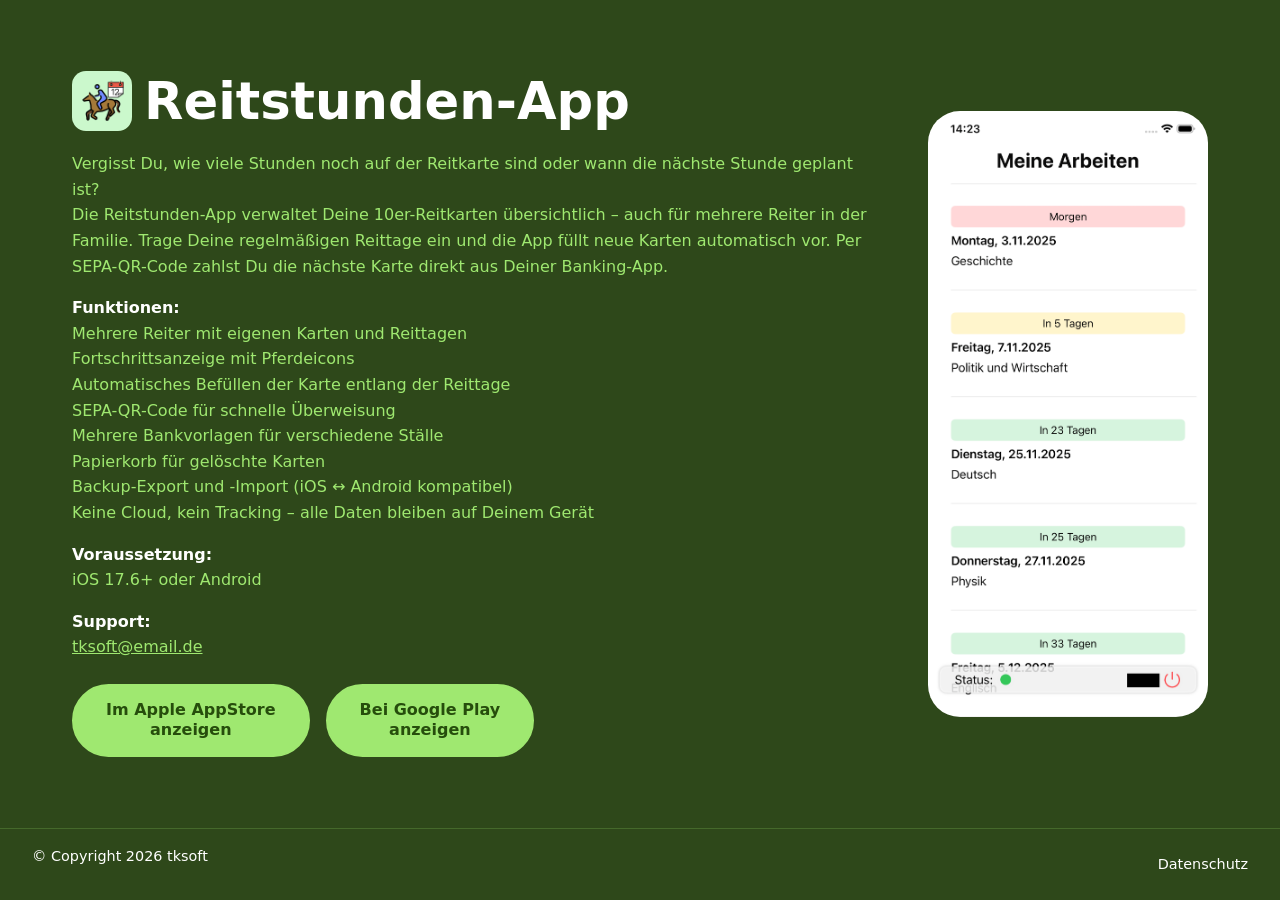
<file: index.html>
<!DOCTYPE html>
<html lang="de">
<head>
  <meta charset="UTF-8">
  <meta name="viewport" content="width=device-width, initial-scale=1">
  <link rel="icon" href="images/logo.png" type="image/png">
  <meta name="description" content="Reitstunden – App für iOS und Android zur Verwaltung von 10er-Reitkarten, Reitern und Reittagen. Mit SEPA-QR-Code für schnelle Überweisungen.">
  <title>Reitstunden – iOS &amp; Android App</title>
  <link rel="stylesheet" href="style.css">
</head>
<body>
  <main>
    <img class="screenshot" src="images/screenshot.png" alt="Screenshot der Reitstunden-App">
    <div class="content">
      <div class="title-row">
        <img class="logo" src="images/logo.png" alt="">
        <h1>Reitstunden-App</h1>
      </div>
      <p>Vergisst Du, wie viele Stunden noch auf der Reitkarte sind oder wann die nächste Stunde geplant ist?<br>
      Die Reitstunden-App verwaltet Deine 10er-Reitkarten übersichtlich – auch für mehrere Reiter in der Familie. Trage Deine regelmäßigen Reittage ein und die App füllt neue Karten automatisch vor. Per SEPA-QR-Code zahlst Du die nächste Karte direkt aus Deiner Banking-App.</p>
      <p><strong>Funktionen:</strong><br>
      Mehrere Reiter mit eigenen Karten und Reittagen<br>
      Fortschrittsanzeige mit Pferdeicons<br>
      Automatisches Befüllen der Karte entlang der Reittage<br>
      SEPA-QR-Code für schnelle Überweisung<br>
      Mehrere Bankvorlagen für verschiedene Ställe<br>
      Papierkorb für gelöschte Karten<br>
      Backup-Export und -Import (iOS ↔ Android kompatibel)<br>
      Keine Cloud, kein Tracking – alle Daten bleiben auf Deinem Gerät</p>
      <p><strong>Voraussetzung:</strong><br>iOS 17.6+ oder Android</p>
      <p><strong>Support:</strong><br><a href="mailto:tksoft@email.de">tksoft@email.de</a></p>
      <div class="buttons">
        <a class="btn" href="#">Im Apple AppStore<br>anzeigen</a>
        <a class="btn" href="#">Bei Google Play<br>anzeigen</a>
      </div>
    </div>
  </main>
  <footer>
    <p>© Copyright 2026 tksoft</p>
    <a href="datenschutzerklaerung.html">Datenschutz</a>
  </footer>
</body>
</html>
</file>
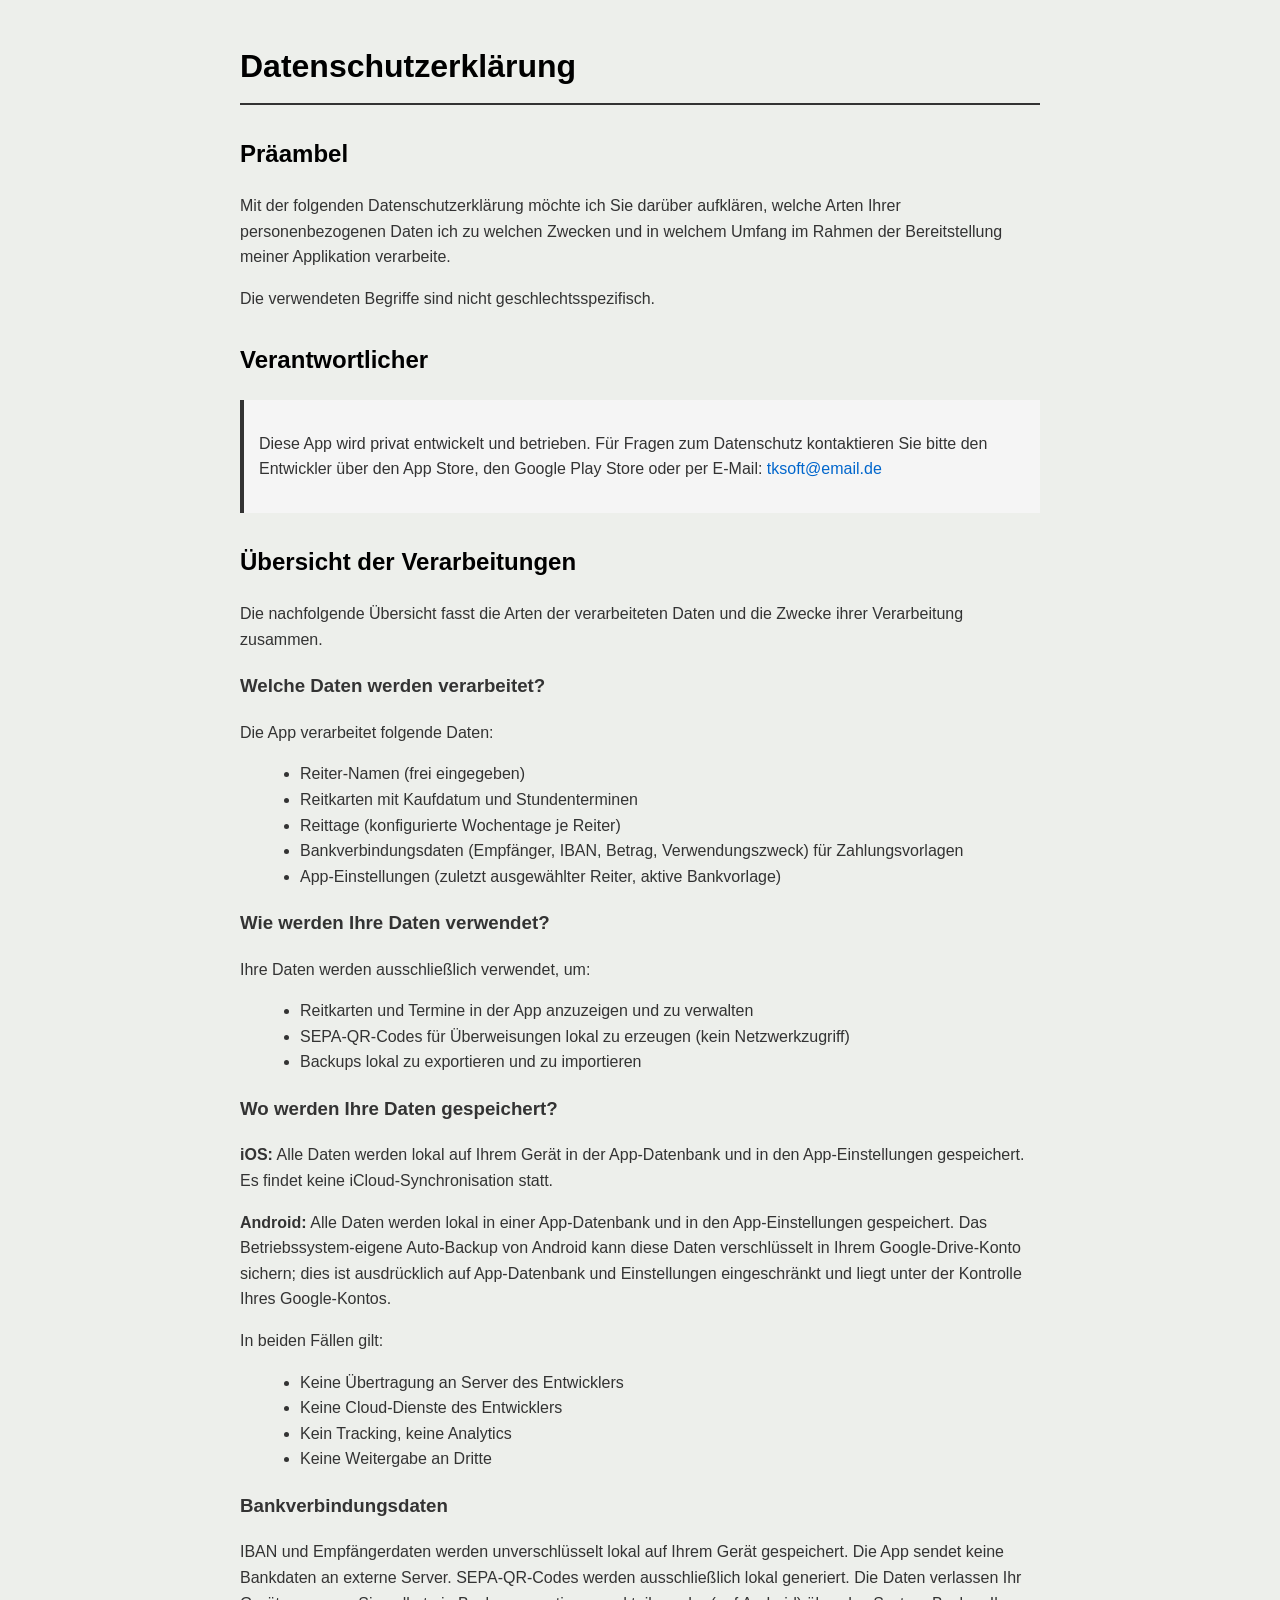
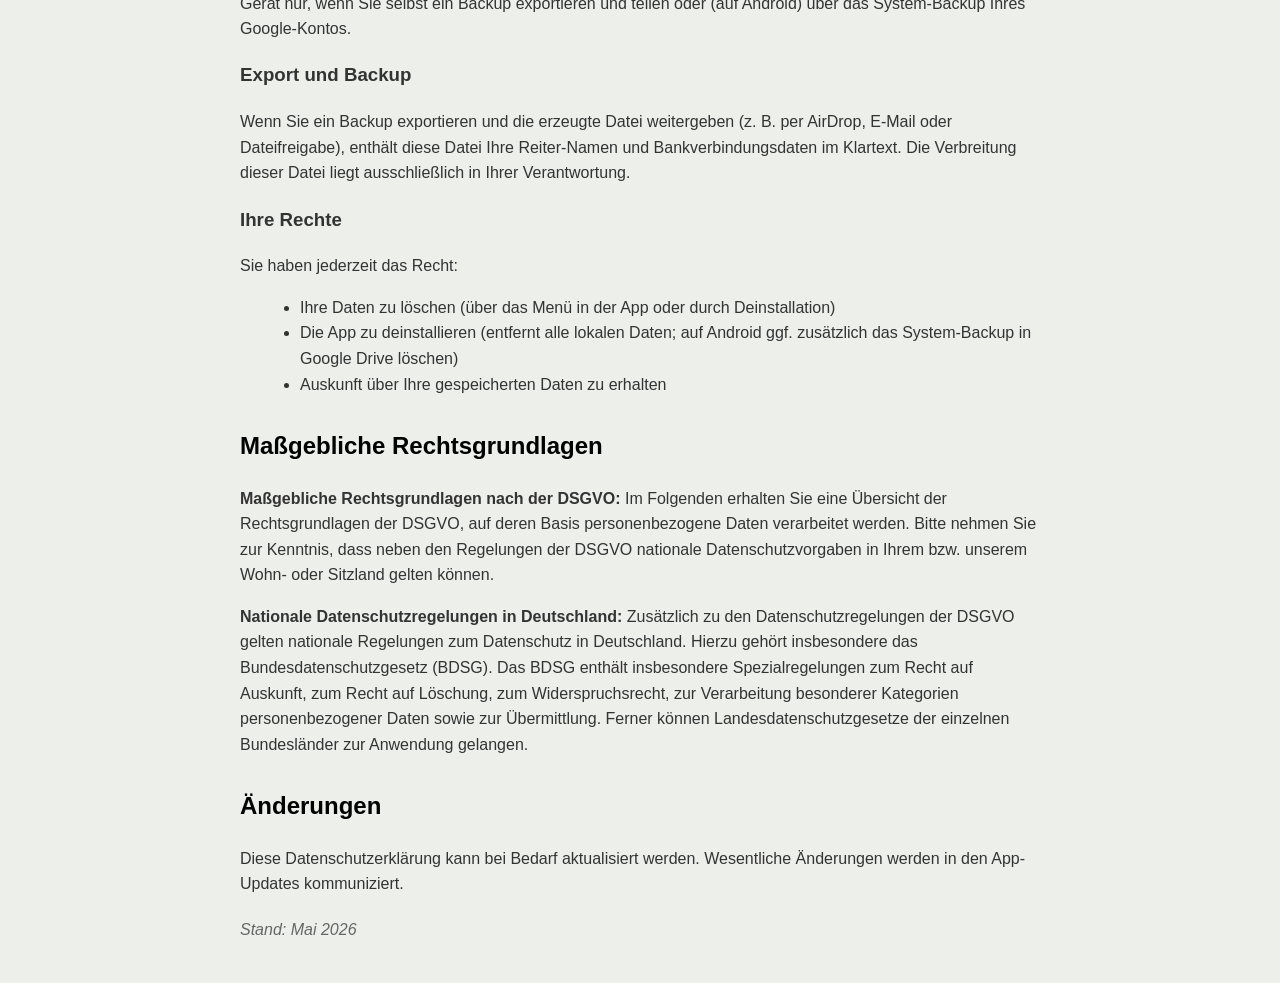
<file: datenschutzerklaerung.html>
<!DOCTYPE html>
<html lang="de">
<head>
    <meta charset="UTF-8">
    <meta name="viewport" content="width=device-width, initial-scale=1.0">
    <title>Datenschutzerklärung – Reitstunden</title>
    <style>
        body {
            font-family: Arial, sans-serif;
            line-height: 1.6;
            max-width: 800px;
            margin: 0 auto;
            padding: 20px;
            color: #333;
            background-color: #edefeb;
        }
        h1 {
            color: #000;
            border-bottom: 2px solid #333;
            padding-bottom: 10px;
        }
        h2 {
            color: #000;
            margin-top: 30px;
        }
        .stand {
            font-style: italic;
            color: #666;
            margin: 20px 0;
        }
        ul {
            list-style-type: disc;
            margin-left: 20px;
        }
        a {
            color: #0066cc;
            text-decoration: none;
        }
        a:hover {
            text-decoration: underline;
        }
        .kontakt {
            background-color: #f5f5f5;
            padding: 15px;
            border-left: 4px solid #333;
            margin: 20px 0;
        }
    </style>
</head>
<body>
    <h1>Datenschutzerklärung</h1>

    <h2 id="praeambel">Präambel</h2>
    <p>Mit der folgenden Datenschutzerklärung möchte ich Sie darüber aufklären, welche Arten Ihrer personenbezogenen Daten ich zu welchen Zwecken und in welchem Umfang im Rahmen der Bereitstellung meiner Applikation verarbeite.</p>

    <p>Die verwendeten Begriffe sind nicht geschlechtsspezifisch.</p>

    <h2 id="verantwortlicher">Verantwortlicher</h2>
    <div class="kontakt">
        <p>Diese App wird privat entwickelt und betrieben. Für Fragen zum Datenschutz kontaktieren Sie bitte den Entwickler über den App Store, den Google Play Store oder per E-Mail: <a href="mailto:tksoft@email.de">tksoft@email.de</a></p>
    </div>

    <h2 id="verarbeitungen">Übersicht der Verarbeitungen</h2>
    <p>Die nachfolgende Übersicht fasst die Arten der verarbeiteten Daten und die Zwecke ihrer Verarbeitung zusammen.</p>

    <h3>Welche Daten werden verarbeitet?</h3>
    <p>Die App verarbeitet folgende Daten:</p>
    <ul>
        <li>Reiter-Namen (frei eingegeben)</li>
        <li>Reitkarten mit Kaufdatum und Stundenterminen</li>
        <li>Reittage (konfigurierte Wochentage je Reiter)</li>
        <li>Bankverbindungsdaten (Empfänger, IBAN, Betrag, Verwendungszweck) für Zahlungsvorlagen</li>
        <li>App-Einstellungen (zuletzt ausgewählter Reiter, aktive Bankvorlage)</li>
    </ul>

    <h3>Wie werden Ihre Daten verwendet?</h3>
    <p>Ihre Daten werden ausschließlich verwendet, um:</p>
    <ul>
        <li>Reitkarten und Termine in der App anzuzeigen und zu verwalten</li>
        <li>SEPA-QR-Codes für Überweisungen lokal zu erzeugen (kein Netzwerkzugriff)</li>
        <li>Backups lokal zu exportieren und zu importieren</li>
    </ul>

    <h3>Wo werden Ihre Daten gespeichert?</h3>
    <p><strong>iOS:</strong> Alle Daten werden lokal auf Ihrem Gerät in der App-Datenbank und in den App-Einstellungen gespeichert. Es findet keine iCloud-Synchronisation statt.</p>
    <p><strong>Android:</strong> Alle Daten werden lokal in einer App-Datenbank und in den App-Einstellungen gespeichert. Das Betriebssystem-eigene Auto-Backup von Android kann diese Daten verschlüsselt in Ihrem Google-Drive-Konto sichern; dies ist ausdrücklich auf App-Datenbank und Einstellungen eingeschränkt und liegt unter der Kontrolle Ihres Google-Kontos.</p>
    <p>In beiden Fällen gilt:</p>
    <ul>
        <li>Keine Übertragung an Server des Entwicklers</li>
        <li>Keine Cloud-Dienste des Entwicklers</li>
        <li>Kein Tracking, keine Analytics</li>
        <li>Keine Weitergabe an Dritte</li>
    </ul>

    <h3>Bankverbindungsdaten</h3>
    <p>IBAN und Empfängerdaten werden unverschlüsselt lokal auf Ihrem Gerät gespeichert. Die App sendet keine Bankdaten an externe Server. SEPA-QR-Codes werden ausschließlich lokal generiert. Die Daten verlassen Ihr Gerät nur, wenn Sie selbst ein Backup exportieren und teilen oder (auf Android) über das System-Backup Ihres Google-Kontos.</p>

    <h3>Export und Backup</h3>
    <p>Wenn Sie ein Backup exportieren und die erzeugte Datei weitergeben (z. B. per AirDrop, E-Mail oder Dateifreigabe), enthält diese Datei Ihre Reiter-Namen und Bankverbindungsdaten im Klartext. Die Verbreitung dieser Datei liegt ausschließlich in Ihrer Verantwortung.</p>

    <h3>Ihre Rechte</h3>
    <p>Sie haben jederzeit das Recht:</p>
    <ul>
        <li>Ihre Daten zu löschen (über das Menü in der App oder durch Deinstallation)</li>
        <li>Die App zu deinstallieren (entfernt alle lokalen Daten; auf Android ggf. zusätzlich das System-Backup in Google Drive löschen)</li>
        <li>Auskunft über Ihre gespeicherten Daten zu erhalten</li>
    </ul>

    <h2 id="rechtsgrundlagen">Maßgebliche Rechtsgrundlagen</h2>

    <p><strong>Maßgebliche Rechtsgrundlagen nach der DSGVO:</strong> Im Folgenden erhalten Sie eine Übersicht der Rechtsgrundlagen der DSGVO, auf deren Basis personenbezogene Daten verarbeitet werden. Bitte nehmen Sie zur Kenntnis, dass neben den Regelungen der DSGVO nationale Datenschutzvorgaben in Ihrem bzw. unserem Wohn- oder Sitzland gelten können.</p>

    <p><strong>Nationale Datenschutzregelungen in Deutschland:</strong> Zusätzlich zu den Datenschutzregelungen der DSGVO gelten nationale Regelungen zum Datenschutz in Deutschland. Hierzu gehört insbesondere das Bundesdatenschutzgesetz (BDSG). Das BDSG enthält insbesondere Spezialregelungen zum Recht auf Auskunft, zum Recht auf Löschung, zum Widerspruchsrecht, zur Verarbeitung besonderer Kategorien personenbezogener Daten sowie zur Übermittlung. Ferner können Landesdatenschutzgesetze der einzelnen Bundesländer zur Anwendung gelangen.</p>

    <h2 id="aenderungen">Änderungen</h2>
    <p>Diese Datenschutzerklärung kann bei Bedarf aktualisiert werden. Wesentliche Änderungen werden in den App-Updates kommuniziert.</p>

    <p class="stand">Stand: Mai 2026</p>

</body>
</html>
</file>
<file: style.css>
:root {
  --bg:         #2e481a;
  --green:      #9fe870;
  --green-hover:#bcef9c;
  --btn-text:   #264d0c;
}

*, *::before, *::after {
  box-sizing: border-box;
  margin: 0;
  padding: 0;
}

body {
  font-family: system-ui, -apple-system, sans-serif;
  background: var(--bg);
  color: var(--green);
  min-height: 100vh;
  display: flex;
  flex-direction: column;
  overflow-x: hidden;
}

main {
  flex: 1;
  display: flex;
  flex-direction: row-reverse;
  align-items: center;
  gap: 3rem;
  padding: 4rem 2rem;
  max-width: 1200px;
  margin: 0 auto;
  width: 100%;
}

.screenshot {
  width: 100%;
  max-width: 280px;
  border-radius: 2rem;
  flex-shrink: 0;
}

.content {
  flex: 1;
}

.title-row {
  display: flex;
  align-items: center;
  gap: 0.75rem;
  margin-bottom: 1.25rem;
}

.logo {
  height: 60px;
  width: 60px;
  border-radius: 14px;
  flex-shrink: 0;
}

h1 {
  font-size: clamp(1.8rem, 4vw, 3.5rem);
  color: #fff;
  line-height: 1.1;
}

p {
  font-size: clamp(1rem, 1.2vw, 1.3rem);
  line-height: 1.6;
  margin-bottom: 1rem;
}

p strong {
  color: #fff;
}

a {
  color: var(--green);
}

.buttons {
  display: flex;
  gap: 1rem;
  flex-wrap: wrap;
  margin-top: 1.5rem;
}

.btn {
  display: inline-block;
  padding: 0.85rem 2rem;
  background: var(--green);
  color: var(--btn-text);
  border: 2px solid var(--green);
  border-radius: 100px;
  text-decoration: none;
  font-weight: 600;
  text-align: center;
  line-height: 1.3;
  transition: background 0.2s, border-color 0.2s;
}

.btn:hover {
  background: var(--green-hover);
  border-color: var(--green-hover);
  color: var(--btn-text);
}

footer {
  display: flex;
  justify-content: space-between;
  align-items: center;
  padding: 1rem 2rem;
  border-top: 1px solid rgba(159, 232, 112, 0.2);
}

footer p,
footer a {
  color: #fff;
  font-size: 0.9rem;
  text-decoration: none;
}

footer a:hover {
  text-decoration: underline;
}

@media (max-width: 768px) {
  main {
    flex-direction: column;
    padding: 2rem 1rem;
    gap: 2rem;
  }

  .screenshot {
    max-width: 220px;
  }

  footer {
    flex-direction: column;
    gap: 0.5rem;
    text-align: center;
  }
}
</file>
